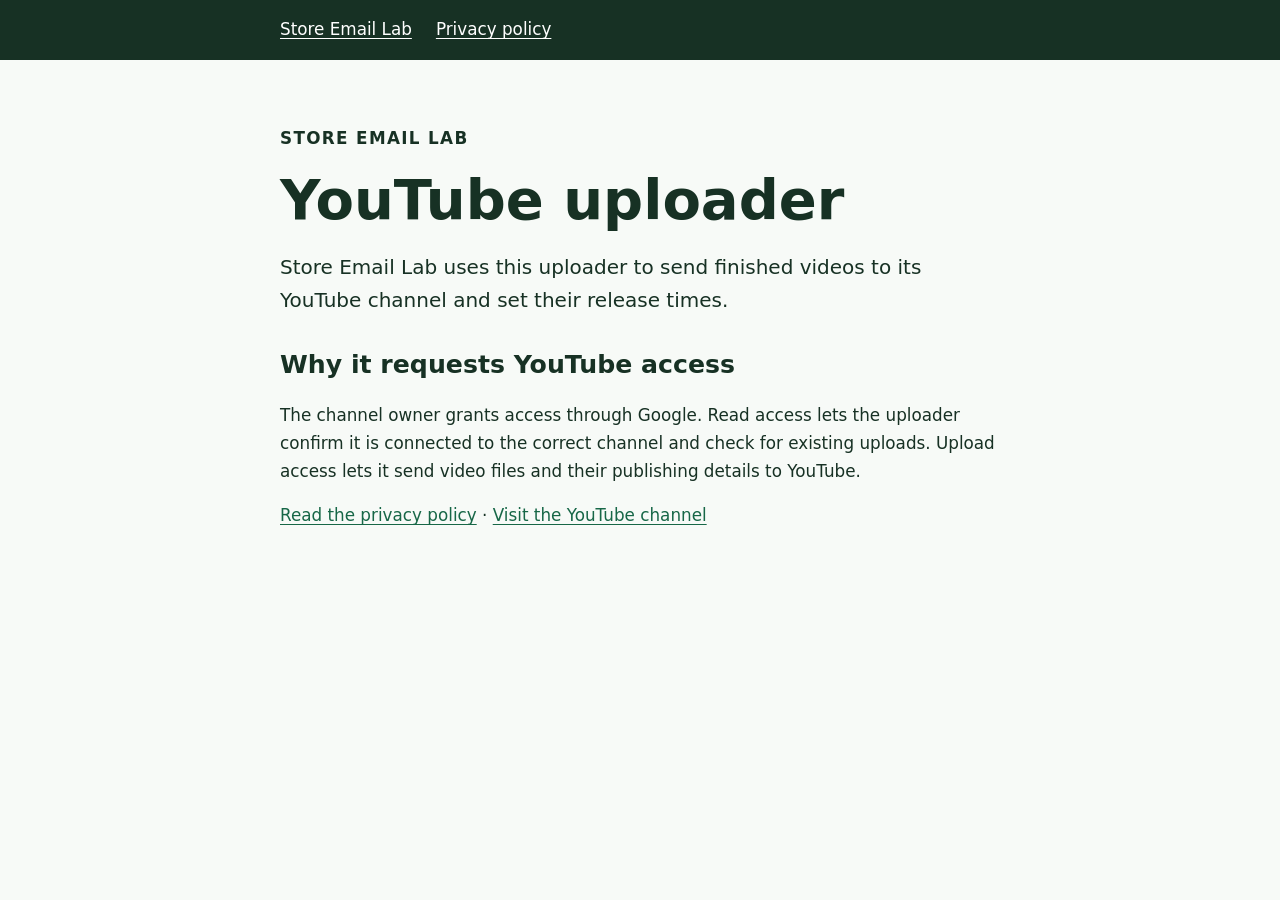
<file: index.html>
<!doctype html>
<html lang="en"><head><meta charset="utf-8"><meta name="viewport" content="width=device-width, initial-scale=1"><title>YouTube uploader | Store Email Lab</title><link rel="stylesheet" href="site.css"><meta name="google-site-verification" content="SY3K3tq3O1HcPzuTZsskGi30O4YIG30BrFGyEFXdS6g"></head><body><header><nav aria-label="Main"><a href="index.html">Store Email Lab</a><a href="privacy.html">Privacy policy</a></nav></header><main><p class="label">Store Email Lab</p><h1>YouTube uploader</h1><p class="intro">Store Email Lab uses this uploader to send finished videos to its YouTube channel and set their release times.</p><h2>Why it requests YouTube access</h2><p>The channel owner grants access through Google. Read access lets the uploader confirm it is connected to the correct channel and check for existing uploads. Upload access lets it send video files and their publishing details to YouTube.</p><p><a href="privacy.html">Read the privacy policy</a> · <a href="https://www.youtube.com/@StoreEmailLab">Visit the YouTube channel</a></p></main></body></html>
</file>
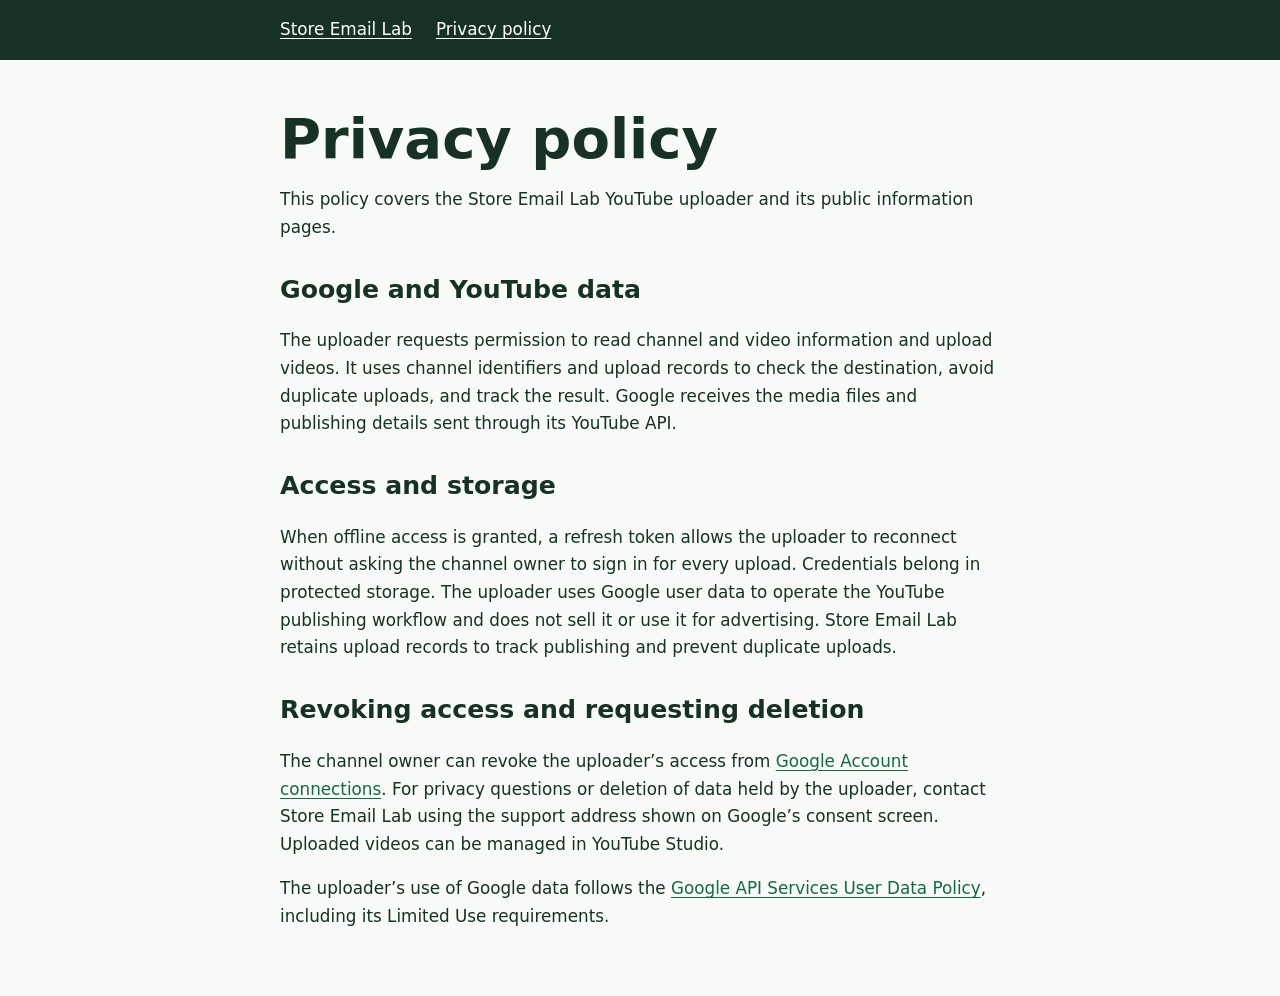
<file: privacy.html>
<!doctype html>
<html lang="en"><head><meta charset="utf-8"><meta name="viewport" content="width=device-width, initial-scale=1"><title>Privacy policy | Store Email Lab</title><link rel="stylesheet" href="site.css"></head><body><header><nav aria-label="Main"><a href="index.html">Store Email Lab</a><a href="privacy.html">Privacy policy</a></nav></header><main><h1>Privacy policy</h1><p>This policy covers the Store Email Lab YouTube uploader and its public information pages.</p><h2>Google and YouTube data</h2><p>The uploader requests permission to read channel and video information and upload videos. It uses channel identifiers and upload records to check the destination, avoid duplicate uploads, and track the result. Google receives the media files and publishing details sent through its YouTube API.</p><h2>Access and storage</h2><p>When offline access is granted, a refresh token allows the uploader to reconnect without asking the channel owner to sign in for every upload. Credentials belong in protected storage. The uploader uses Google user data to operate the YouTube publishing workflow and does not sell it or use it for advertising. Store Email Lab retains upload records to track publishing and prevent duplicate uploads.</p><h2>Revoking access and requesting deletion</h2><p>The channel owner can revoke the uploader’s access from <a href="https://myaccount.google.com/connections">Google Account connections</a>. For privacy questions or deletion of data held by the uploader, contact Store Email Lab using the support address shown on Google’s consent screen. Uploaded videos can be managed in YouTube Studio.</p><p>The uploader’s use of Google data follows the <a href="https://developers.google.com/terms/api-services-user-data-policy">Google API Services User Data Policy</a>, including its Limited Use requirements.</p></main></body></html>
</file>
<file: site.css>
* { box-sizing: border-box; }
body { margin: 0; background: #f7faf7; color: #173124; font: 1.05rem/1.65 system-ui, sans-serif; }
header { background: #173124; }
nav, main { max-width: 48rem; margin: auto; padding: 1rem 1.5rem; }
nav { display: flex; gap: 1.5rem; flex-wrap: wrap; }
nav a { color: #fff; }
main { padding-block: 3rem; }
h1 { margin: 0; font-size: clamp(2rem, 7vw, 3.5rem); line-height: 1.1; }
h2 { margin-top: 2rem; line-height: 1.3; }
a { color: #176747; text-underline-offset: .18em; }
.label { font-weight: 700; letter-spacing: .08em; text-transform: uppercase; }
.intro { font-size: 1.25rem; }
</file>
